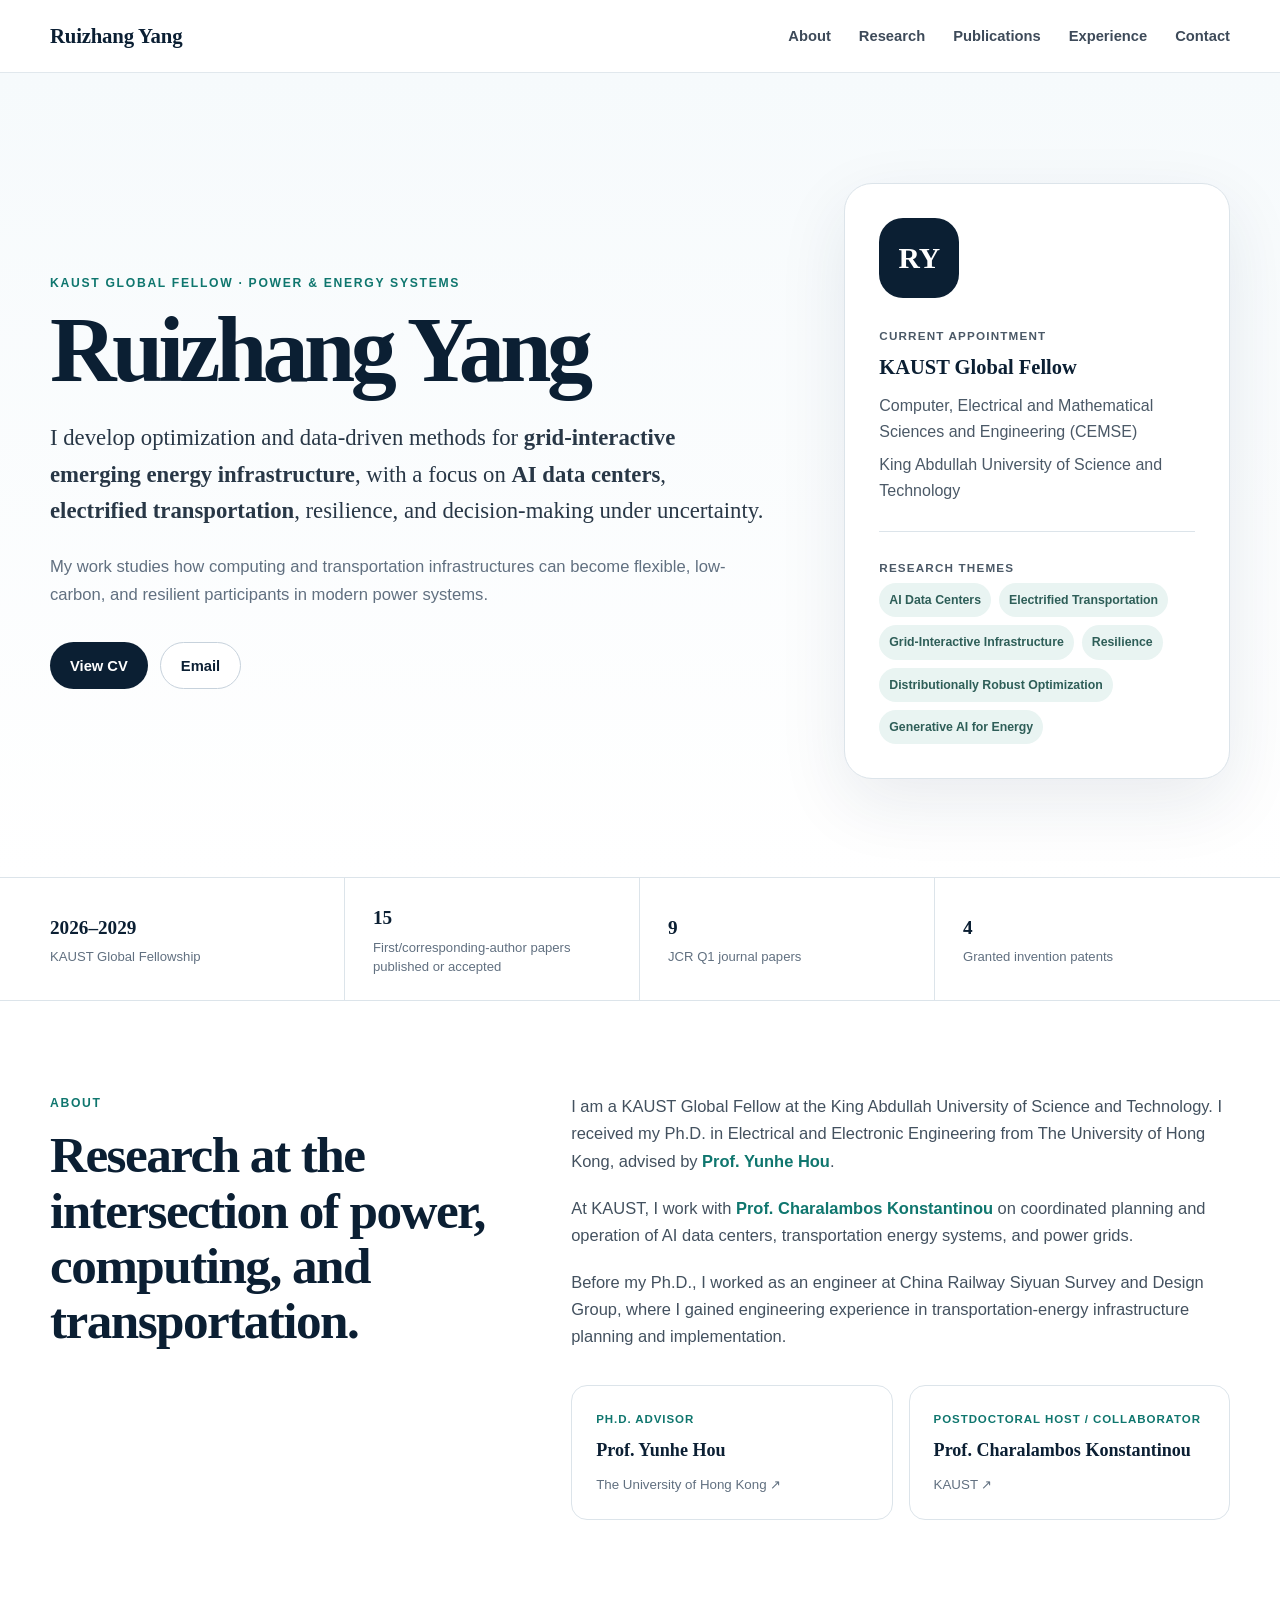
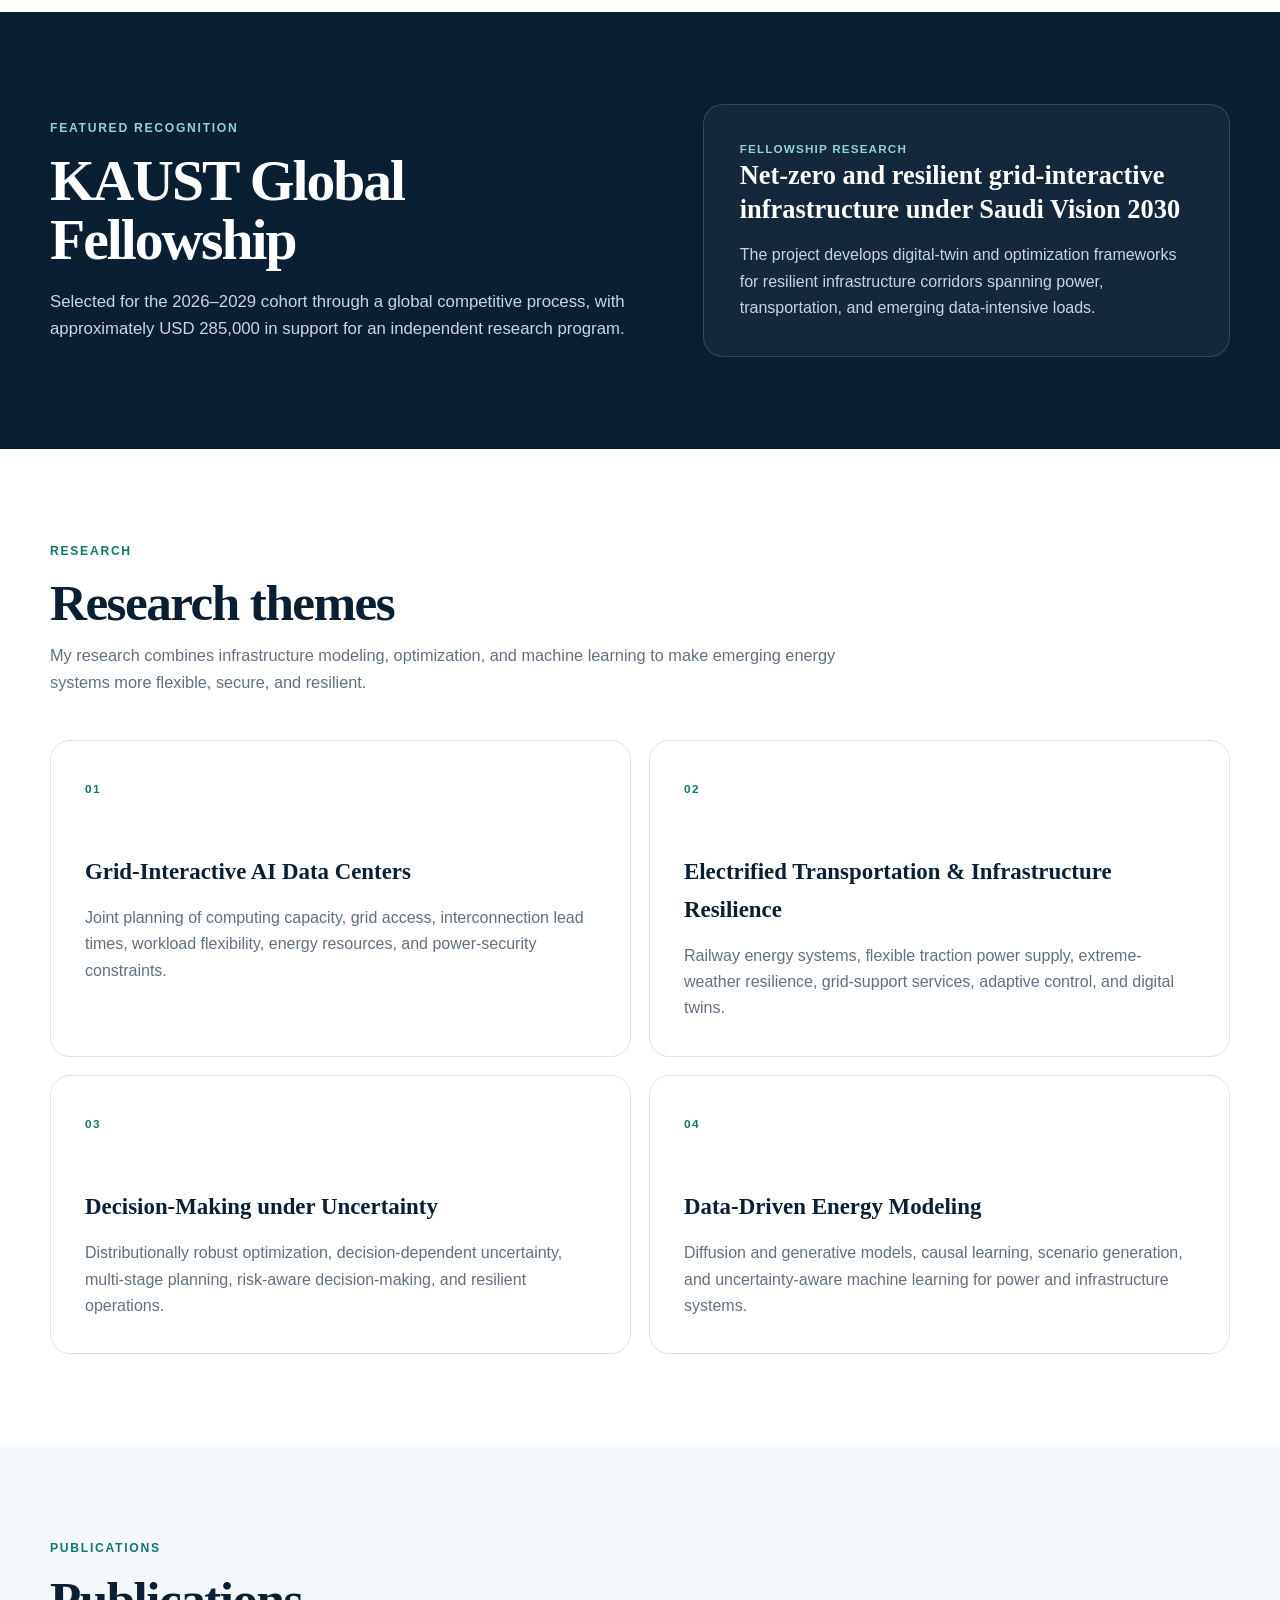
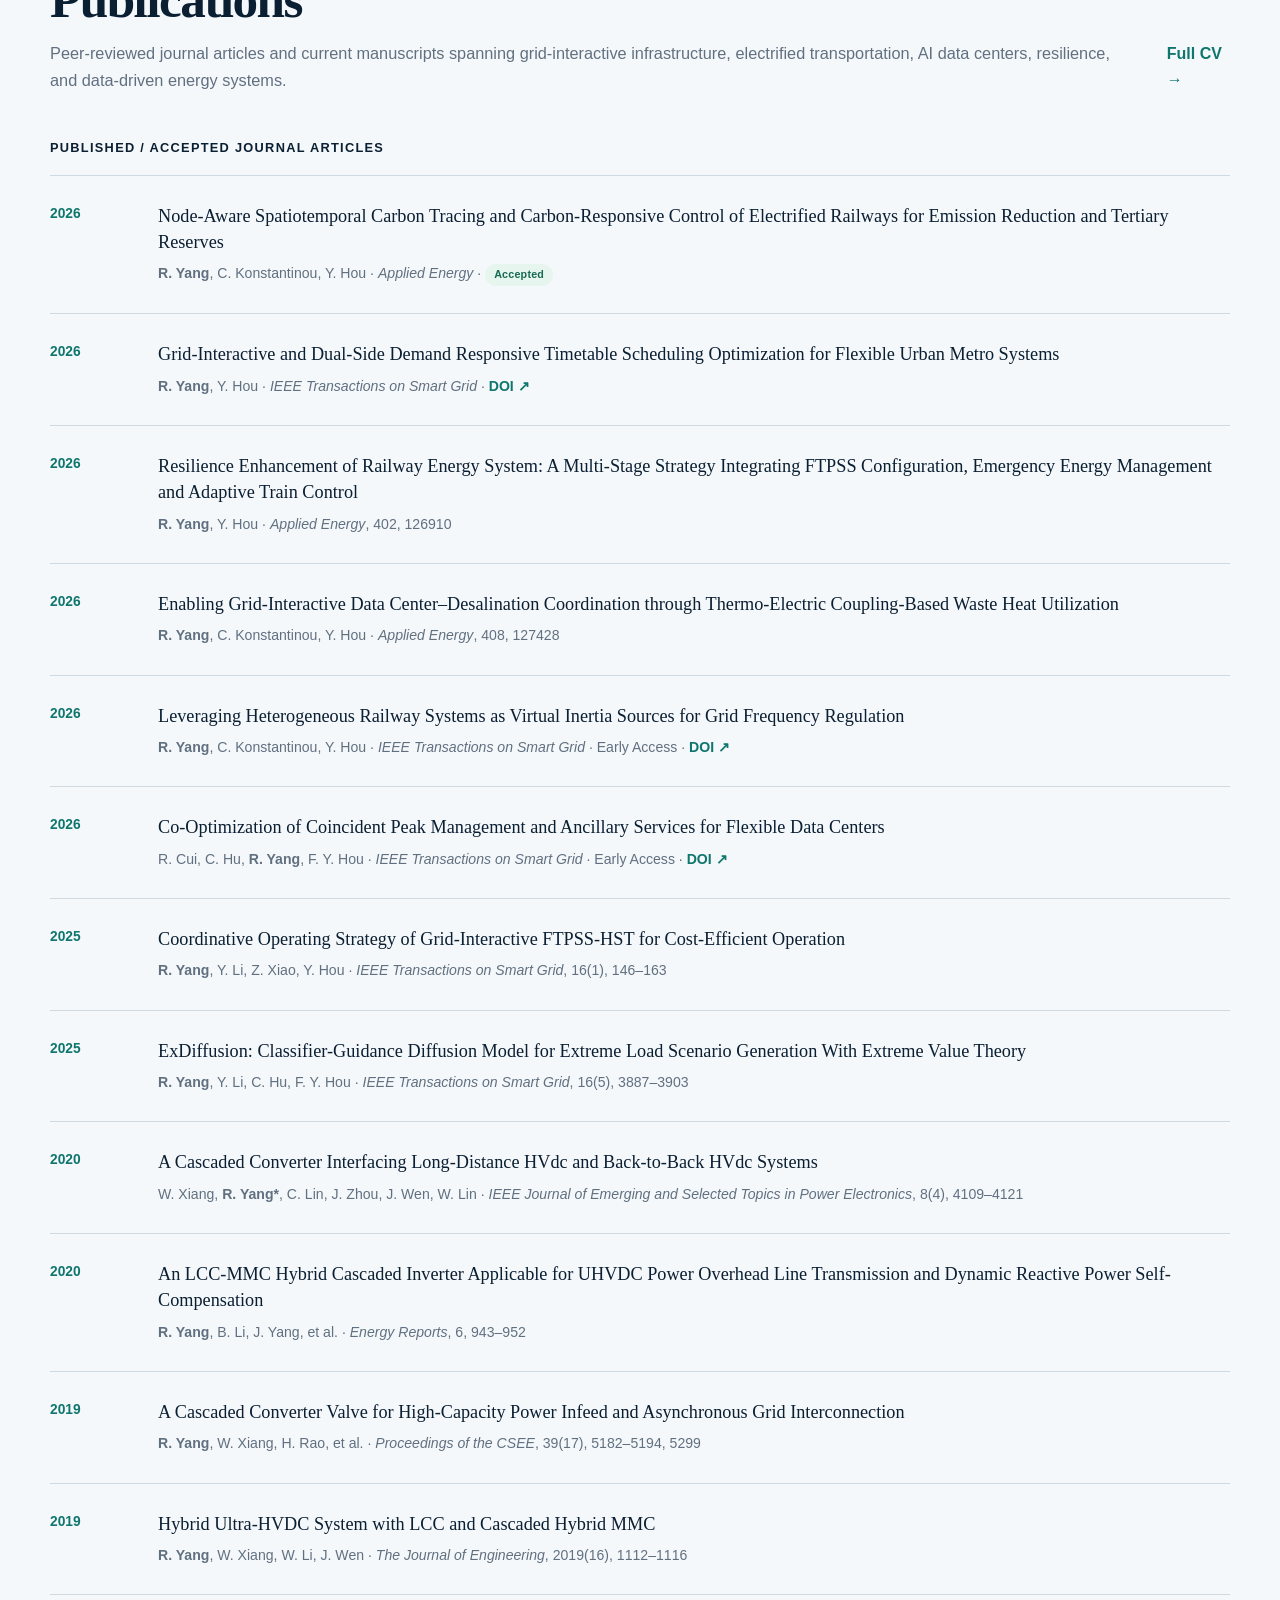
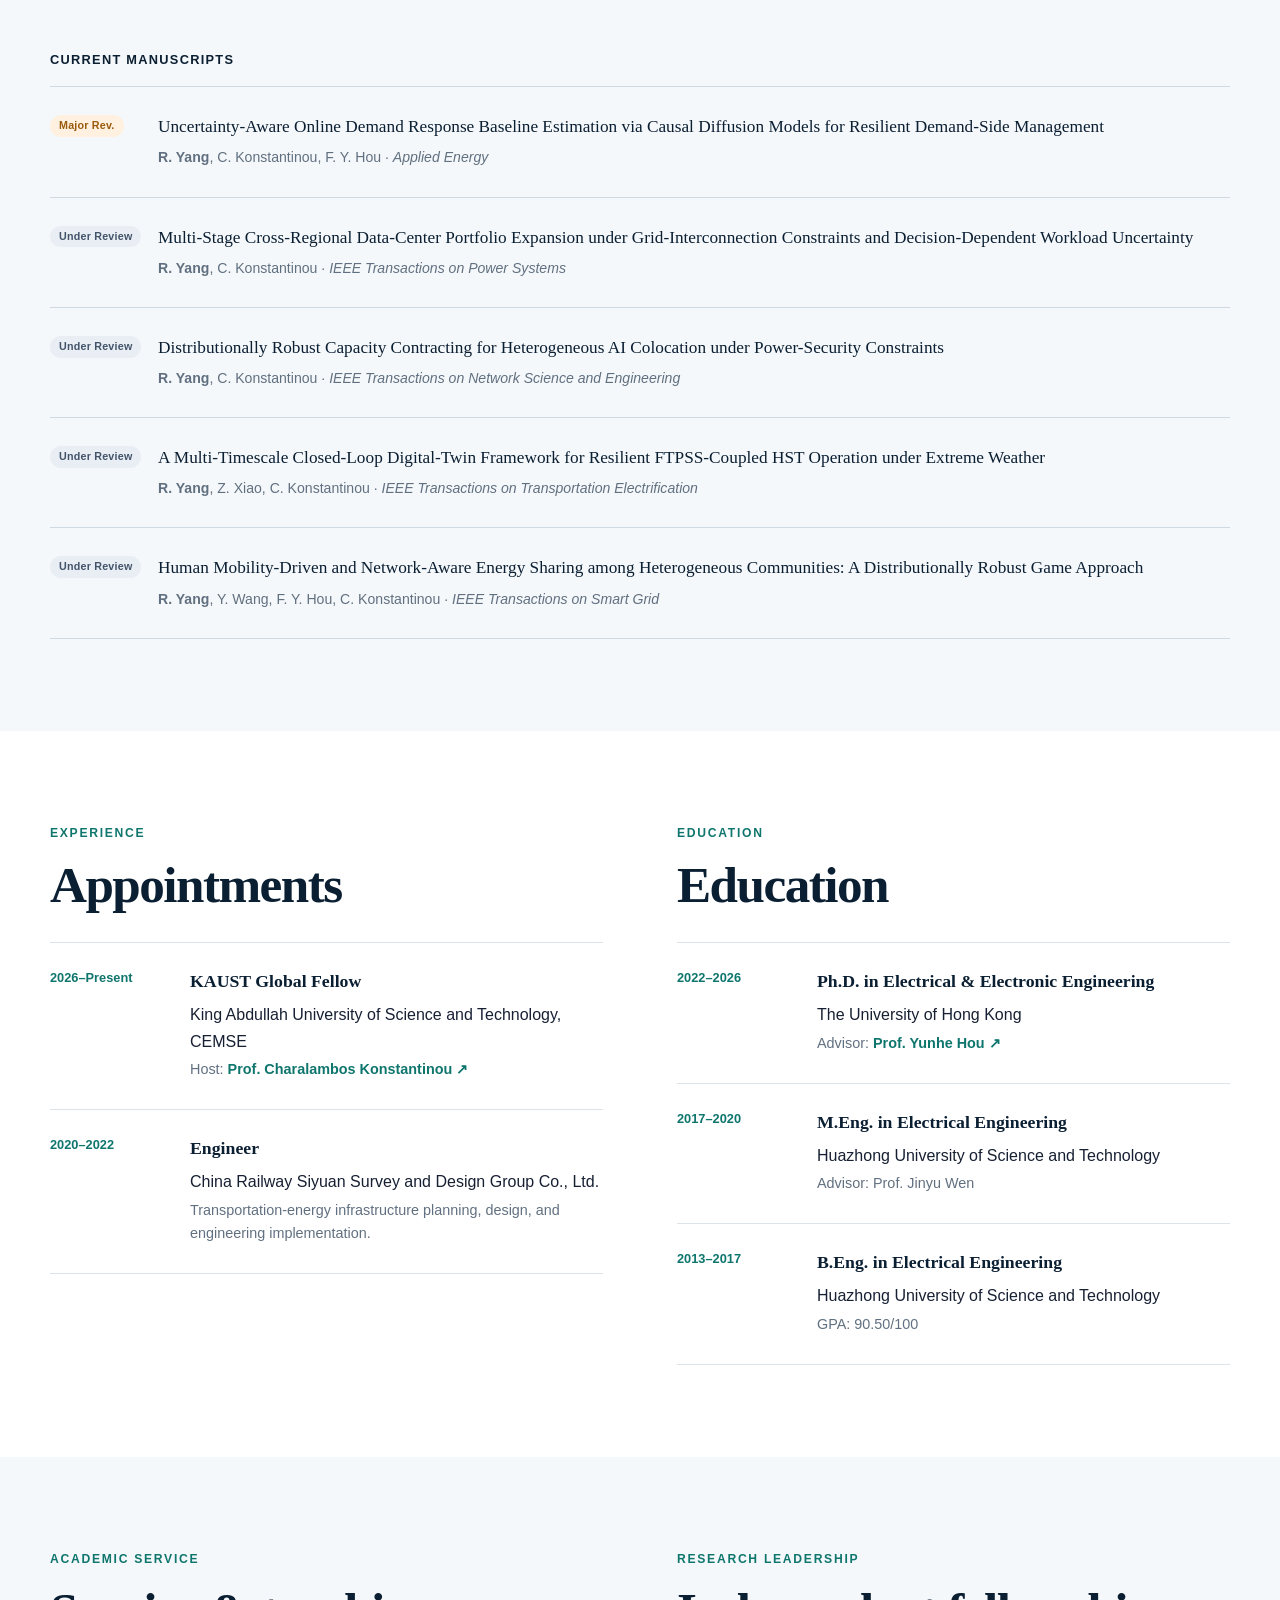
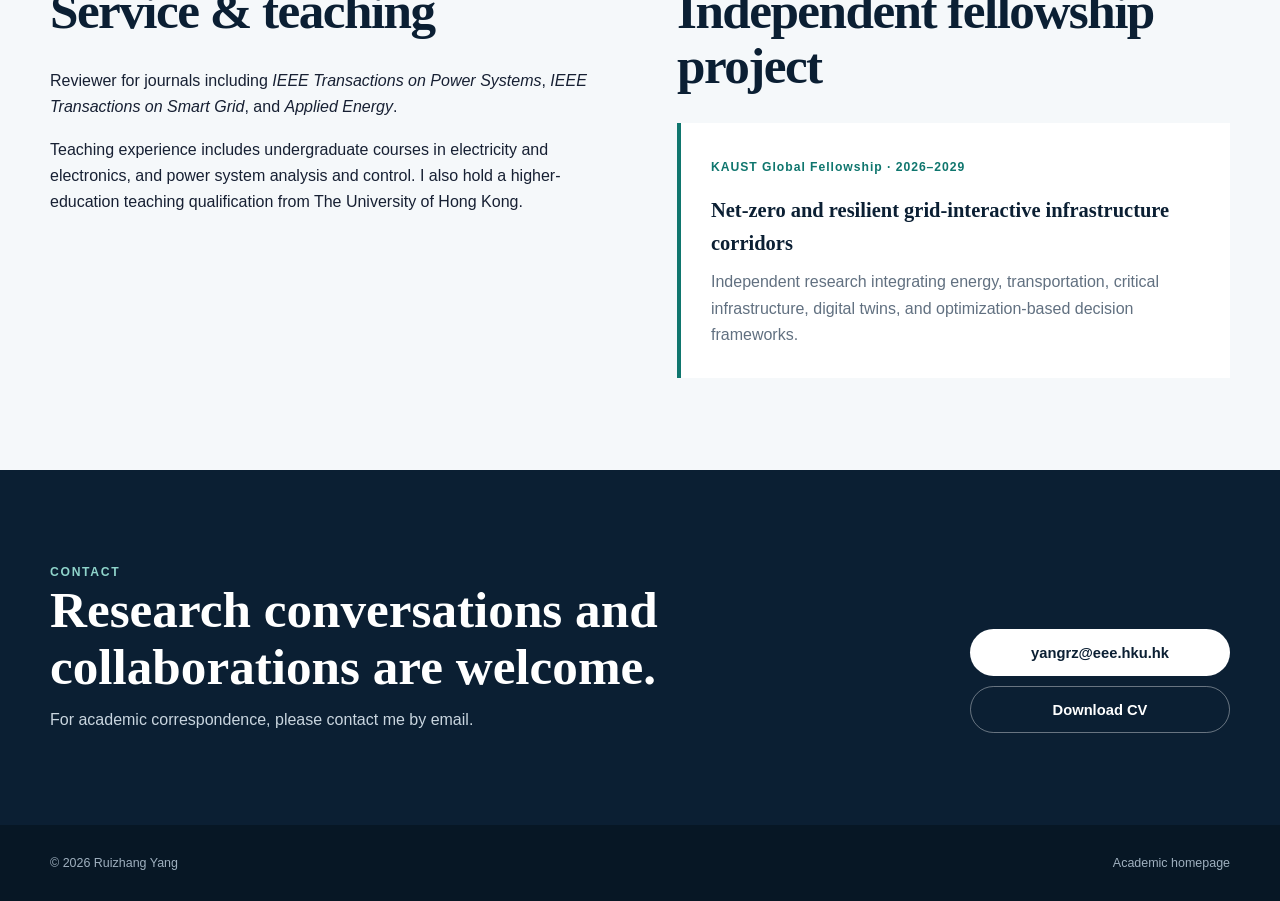
<file: index.html>
<!doctype html>
<html lang="en">
<head>
  <meta charset="utf-8" />
  <meta name="viewport" content="width=device-width, initial-scale=1" />
  <meta name="description" content="Ruizhang Yang — KAUST Global Fellow working on grid-interactive energy infrastructure, AI data centers, electrified transportation, resilience, and uncertainty-aware energy decision-making." />
  <meta name="theme-color" content="#0b1f33" />
  <title>Ruizhang Yang | KAUST Global Fellow</title>
  <link rel="icon" href="assets/favicon.svg" type="image/svg+xml" />
  <link rel="stylesheet" href="styles.css" />
</head>
<body>
  <header class="site-header">
    <div class="container nav-wrap">
      <a class="brand" href="#top">Ruizhang Yang</a>
      <button class="nav-toggle" aria-label="Toggle navigation" aria-expanded="false">Menu</button>
      <nav class="nav" aria-label="Primary navigation">
        <a href="#about">About</a>
        <a href="#research">Research</a>
        <a href="#publications">Publications</a>
        <a href="#experience">Experience</a>
        <a href="#contact">Contact</a>
      </nav>
    </div>
  </header>

  <main id="top">
    <section class="hero">
      <div class="container hero-grid">
        <div class="hero-copy">
          <p class="eyebrow">KAUST Global Fellow · Power &amp; Energy Systems</p>
          <h1>Ruizhang Yang</h1>
          <p class="lead">I develop optimization and data-driven methods for <strong>grid-interactive emerging energy infrastructure</strong>, with a focus on <strong>AI data centers</strong>, <strong>electrified transportation</strong>, resilience, and decision-making under uncertainty.</p>
          <p class="hero-note">My work studies how computing and transportation infrastructures can become flexible, low-carbon, and resilient participants in modern power systems.</p>
          <div class="actions">
            <a class="button primary" href="assets/Ruizhang_Yang_CV.pdf" target="_blank" rel="noopener">View CV</a>
            <a class="button secondary" href="mailto:yangrz@eee.hku.hk">Email</a>
          </div>
        </div>

        <aside class="profile-card">
          <div class="monogram">RY</div>
          <div>
            <p class="card-label">Current appointment</p>
            <h2>KAUST Global Fellow</h2>
            <p>Computer, Electrical and Mathematical Sciences and Engineering (CEMSE)</p>
            <p>King Abdullah University of Science and Technology</p>
          </div>
          <div class="divider"></div>
          <div>
            <p class="card-label">Research themes</p>
            <div class="tag-list">
              <span>AI Data Centers</span>
              <span>Electrified Transportation</span>
              <span>Grid-Interactive Infrastructure</span>
              <span>Resilience</span>
              <span>Distributionally Robust Optimization</span>
              <span>Generative AI for Energy</span>
            </div>
          </div>
        </aside>
      </div>
    </section>

    <section class="metrics" aria-label="Academic highlights">
      <div class="container metrics-grid">
        <div><strong>2026–2029</strong><span>KAUST Global Fellowship</span></div>
        <div><strong>15</strong><span>First/corresponding-author papers published or accepted</span></div>
        <div><strong>9</strong><span>JCR Q1 journal papers</span></div>
        <div><strong>4</strong><span>Granted invention patents</span></div>
      </div>
    </section>

    <section id="about" class="section-pad">
      <div class="container about-grid">
        <div class="section-heading sticky-heading">
          <p class="eyebrow">About</p>
          <h2>Research at the intersection of power, computing, and transportation.</h2>
        </div>
        <div class="about-copy">
          <p>I am a KAUST Global Fellow at the King Abdullah University of Science and Technology. I received my Ph.D. in Electrical and Electronic Engineering from The University of Hong Kong, advised by <a class="inline-link" href="https://francisyhou.github.io/" target="_blank" rel="noopener"><strong>Prof. Yunhe Hou</strong></a>.</p>
          <p>At KAUST, I work with <a class="inline-link" href="https://ckonstantinou.github.io/team.html" target="_blank" rel="noopener"><strong>Prof. Charalambos Konstantinou</strong></a> on coordinated planning and operation of AI data centers, transportation energy systems, and power grids.</p>
          <p>Before my Ph.D., I worked as an engineer at China Railway Siyuan Survey and Design Group, where I gained engineering experience in transportation-energy infrastructure planning and implementation.</p>

          <div class="mentor-grid">
            <a class="mentor-card" href="https://francisyhou.github.io/" target="_blank" rel="noopener">
              <span>Ph.D. Advisor</span>
              <strong>Prof. Yunhe Hou</strong>
              <small>The University of Hong Kong ↗</small>
            </a>
            <a class="mentor-card" href="https://ckonstantinou.github.io/team.html" target="_blank" rel="noopener">
              <span>Postdoctoral Host / Collaborator</span>
              <strong>Prof. Charalambos Konstantinou</strong>
              <small>KAUST ↗</small>
            </a>
          </div>
        </div>
      </div>
    </section>

    <section class="fellowship-section section-pad">
      <div class="container fellowship-grid">
        <div>
          <p class="eyebrow light">Featured recognition</p>
          <h2>KAUST Global Fellowship</h2>
          <p class="fellowship-lead">Selected for the 2026–2029 cohort through a global competitive process, with approximately USD 285,000 in support for an independent research program.</p>
        </div>
        <div class="project-card">
          <p class="card-label light">Fellowship research</p>
          <h3>Net-zero and resilient grid-interactive infrastructure under Saudi Vision 2030</h3>
          <p>The project develops digital-twin and optimization frameworks for resilient infrastructure corridors spanning power, transportation, and emerging data-intensive loads.</p>
        </div>
      </div>
    </section>

    <section id="research" class="section-pad">
      <div class="container">
        <div class="section-heading">
          <p class="eyebrow">Research</p>
          <h2>Research themes</h2>
          <p>My research combines infrastructure modeling, optimization, and machine learning to make emerging energy systems more flexible, secure, and resilient.</p>
        </div>
        <div class="research-grid">
          <article class="research-card">
            <span class="index">01</span>
            <h3>Grid-Interactive AI Data Centers</h3>
            <p>Joint planning of computing capacity, grid access, interconnection lead times, workload flexibility, energy resources, and power-security constraints.</p>
          </article>
          <article class="research-card">
            <span class="index">02</span>
            <h3>Electrified Transportation &amp; Infrastructure Resilience</h3>
            <p>Railway energy systems, flexible traction power supply, extreme-weather resilience, grid-support services, adaptive control, and digital twins.</p>
          </article>
          <article class="research-card">
            <span class="index">03</span>
            <h3>Decision-Making under Uncertainty</h3>
            <p>Distributionally robust optimization, decision-dependent uncertainty, multi-stage planning, risk-aware decision-making, and resilient operations.</p>
          </article>
          <article class="research-card">
            <span class="index">04</span>
            <h3>Data-Driven Energy Modeling</h3>
            <p>Diffusion and generative models, causal learning, scenario generation, and uncertainty-aware machine learning for power and infrastructure systems.</p>
          </article>
        </div>
      </div>
    </section>

    <section id="publications" class="section-pad section-alt">
      <div class="container">
        <div class="section-heading heading-row">
          <div>
            <p class="eyebrow">Publications</p>
            <h2>Publications</h2>
            <p>Peer-reviewed journal articles and current manuscripts spanning grid-interactive infrastructure, electrified transportation, AI data centers, resilience, and data-driven energy systems.</p>
          </div>
          <a class="text-link" href="assets/Ruizhang_Yang_CV.pdf" target="_blank" rel="noopener">Full CV →</a>
        </div>

        <div class="pub-subheading">Published / Accepted Journal Articles</div>
        <ol class="publication-list">
          <li>
            <div class="pub-year">2026</div>
            <div>
              <p class="pub-title">Node-Aware Spatiotemporal Carbon Tracing and Carbon-Responsive Control of Electrified Railways for Emission Reduction and Tertiary Reserves</p>
              <p class="pub-meta"><strong>R. Yang</strong>, C. Konstantinou, Y. Hou · <em>Applied Energy</em> · <span class="pub-status accepted">Accepted</span></p>
            </div>
          </li>
          <li>
            <div class="pub-year">2026</div>
            <div>
              <p class="pub-title">Grid-Interactive and Dual-Side Demand Responsive Timetable Scheduling Optimization for Flexible Urban Metro Systems</p>
              <p class="pub-meta"><strong>R. Yang</strong>, Y. Hou · <em>IEEE Transactions on Smart Grid</em> · <a href="https://doi.org/10.1109/TSG.2026.3660334" target="_blank" rel="noopener">DOI ↗</a></p>
            </div>
          </li>
          <li>
            <div class="pub-year">2026</div>
            <div>
              <p class="pub-title">Resilience Enhancement of Railway Energy System: A Multi-Stage Strategy Integrating FTPSS Configuration, Emergency Energy Management and Adaptive Train Control</p>
              <p class="pub-meta"><strong>R. Yang</strong>, Y. Hou · <em>Applied Energy</em>, 402, 126910</p>
            </div>
          </li>
          <li>
            <div class="pub-year">2026</div>
            <div>
              <p class="pub-title">Enabling Grid-Interactive Data Center–Desalination Coordination through Thermo-Electric Coupling-Based Waste Heat Utilization</p>
              <p class="pub-meta"><strong>R. Yang</strong>, C. Konstantinou, Y. Hou · <em>Applied Energy</em>, 408, 127428</p>
            </div>
          </li>
          <li>
            <div class="pub-year">2026</div>
            <div>
              <p class="pub-title">Leveraging Heterogeneous Railway Systems as Virtual Inertia Sources for Grid Frequency Regulation</p>
              <p class="pub-meta"><strong>R. Yang</strong>, C. Konstantinou, Y. Hou · <em>IEEE Transactions on Smart Grid</em> · Early Access · <a href="https://doi.org/10.1109/TSG.2026.3706385" target="_blank" rel="noopener">DOI ↗</a></p>
            </div>
          </li>
          <li>
            <div class="pub-year">2026</div>
            <div>
              <p class="pub-title">Co-Optimization of Coincident Peak Management and Ancillary Services for Flexible Data Centers</p>
              <p class="pub-meta">R. Cui, C. Hu, <strong>R. Yang</strong>, F. Y. Hou · <em>IEEE Transactions on Smart Grid</em> · Early Access · <a href="https://doi.org/10.1109/TSG.2026.3698492" target="_blank" rel="noopener">DOI ↗</a></p>
            </div>
          </li>
          <li>
            <div class="pub-year">2025</div>
            <div>
              <p class="pub-title">Coordinative Operating Strategy of Grid-Interactive FTPSS-HST for Cost-Efficient Operation</p>
              <p class="pub-meta"><strong>R. Yang</strong>, Y. Li, Z. Xiao, Y. Hou · <em>IEEE Transactions on Smart Grid</em>, 16(1), 146–163</p>
            </div>
          </li>
          <li>
            <div class="pub-year">2025</div>
            <div>
              <p class="pub-title">ExDiffusion: Classifier-Guidance Diffusion Model for Extreme Load Scenario Generation With Extreme Value Theory</p>
              <p class="pub-meta"><strong>R. Yang</strong>, Y. Li, C. Hu, F. Y. Hou · <em>IEEE Transactions on Smart Grid</em>, 16(5), 3887–3903</p>
            </div>
          </li>
          <li>
            <div class="pub-year">2020</div>
            <div>
              <p class="pub-title">A Cascaded Converter Interfacing Long-Distance HVdc and Back-to-Back HVdc Systems</p>
              <p class="pub-meta">W. Xiang, <strong>R. Yang*</strong>, C. Lin, J. Zhou, J. Wen, W. Lin · <em>IEEE Journal of Emerging and Selected Topics in Power Electronics</em>, 8(4), 4109–4121</p>
            </div>
          </li>
          <li>
            <div class="pub-year">2020</div>
            <div>
              <p class="pub-title">An LCC-MMC Hybrid Cascaded Inverter Applicable for UHVDC Power Overhead Line Transmission and Dynamic Reactive Power Self-Compensation</p>
              <p class="pub-meta"><strong>R. Yang</strong>, B. Li, J. Yang, et al. · <em>Energy Reports</em>, 6, 943–952</p>
            </div>
          </li>
          <li>
            <div class="pub-year">2019</div>
            <div>
              <p class="pub-title">A Cascaded Converter Valve for High-Capacity Power Infeed and Asynchronous Grid Interconnection</p>
              <p class="pub-meta"><strong>R. Yang</strong>, W. Xiang, H. Rao, et al. · <em>Proceedings of the CSEE</em>, 39(17), 5182–5194, 5299</p>
            </div>
          </li>
          <li>
            <div class="pub-year">2019</div>
            <div>
              <p class="pub-title">Hybrid Ultra-HVDC System with LCC and Cascaded Hybrid MMC</p>
              <p class="pub-meta"><strong>R. Yang</strong>, W. Xiang, W. Li, J. Wen · <em>The Journal of Engineering</em>, 2019(16), 1112–1116</p>
            </div>
          </li>
        </ol>

        <div class="pub-subheading manuscript-heading">Current Manuscripts</div>
        <ol class="publication-list manuscript-list">
          <li>
            <div class="pub-year"><span class="pub-status major">Major Rev.</span></div>
            <div>
              <p class="pub-title">Uncertainty-Aware Online Demand Response Baseline Estimation via Causal Diffusion Models for Resilient Demand-Side Management</p>
              <p class="pub-meta"><strong>R. Yang</strong>, C. Konstantinou, F. Y. Hou · <em>Applied Energy</em></p>
            </div>
          </li>
          <li>
            <div class="pub-year"><span class="pub-status review">Under Review</span></div>
            <div>
              <p class="pub-title">Multi-Stage Cross-Regional Data-Center Portfolio Expansion under Grid-Interconnection Constraints and Decision-Dependent Workload Uncertainty</p>
              <p class="pub-meta"><strong>R. Yang</strong>, C. Konstantinou · <em>IEEE Transactions on Power Systems</em></p>
            </div>
          </li>
          <li>
            <div class="pub-year"><span class="pub-status review">Under Review</span></div>
            <div>
              <p class="pub-title">Distributionally Robust Capacity Contracting for Heterogeneous AI Colocation under Power-Security Constraints</p>
              <p class="pub-meta"><strong>R. Yang</strong>, C. Konstantinou · <em>IEEE Transactions on Network Science and Engineering</em></p>
            </div>
          </li>
          <li>
            <div class="pub-year"><span class="pub-status review">Under Review</span></div>
            <div>
              <p class="pub-title">A Multi-Timescale Closed-Loop Digital-Twin Framework for Resilient FTPSS-Coupled HST Operation under Extreme Weather</p>
              <p class="pub-meta"><strong>R. Yang</strong>, Z. Xiao, C. Konstantinou · <em>IEEE Transactions on Transportation Electrification</em></p>
            </div>
          </li>
          <li>
            <div class="pub-year"><span class="pub-status review">Under Review</span></div>
            <div>
              <p class="pub-title">Human Mobility-Driven and Network-Aware Energy Sharing among Heterogeneous Communities: A Distributionally Robust Game Approach</p>
              <p class="pub-meta"><strong>R. Yang</strong>, Y. Wang, F. Y. Hou, C. Konstantinou · <em>IEEE Transactions on Smart Grid</em></p>
            </div>
          </li>
        </ol>
      </div>
    </section>

    <section id="experience" class="section-pad">
      <div class="container split-grid">
        <div>
          <div class="section-heading compact">
            <p class="eyebrow">Experience</p>
            <h2>Appointments</h2>
          </div>
          <div class="timeline">
            <article>
              <div class="time">2026–Present</div>
              <div>
                <h3>KAUST Global Fellow</h3>
                <p>King Abdullah University of Science and Technology, CEMSE</p>
                <p class="muted">Host: <a class="inline-link" href="https://ckonstantinou.github.io/team.html" target="_blank" rel="noopener">Prof. Charalambos Konstantinou ↗</a></p>
              </div>
            </article>
            <article>
              <div class="time">2020–2022</div>
              <div>
                <h3>Engineer</h3>
                <p>China Railway Siyuan Survey and Design Group Co., Ltd.</p>
                <p class="muted">Transportation-energy infrastructure planning, design, and engineering implementation.</p>
              </div>
            </article>
          </div>
        </div>

        <div>
          <div class="section-heading compact">
            <p class="eyebrow">Education</p>
            <h2>Education</h2>
          </div>
          <div class="timeline">
            <article>
              <div class="time">2022–2026</div>
              <div>
                <h3>Ph.D. in Electrical &amp; Electronic Engineering</h3>
                <p>The University of Hong Kong</p>
                <p class="muted">Advisor: <a class="inline-link" href="https://francisyhou.github.io/" target="_blank" rel="noopener">Prof. Yunhe Hou ↗</a></p>
              </div>
            </article>
            <article>
              <div class="time">2017–2020</div>
              <div>
                <h3>M.Eng. in Electrical Engineering</h3>
                <p>Huazhong University of Science and Technology</p>
                <p class="muted">Advisor: Prof. Jinyu Wen</p>
              </div>
            </article>
            <article>
              <div class="time">2013–2017</div>
              <div>
                <h3>B.Eng. in Electrical Engineering</h3>
                <p>Huazhong University of Science and Technology</p>
                <p class="muted">GPA: 90.50/100</p>
              </div>
            </article>
          </div>
        </div>
      </div>
    </section>

    <section class="section-pad section-alt">
      <div class="container split-grid">
        <div>
          <div class="section-heading compact">
            <p class="eyebrow">Academic service</p>
            <h2>Service &amp; teaching</h2>
          </div>
          <p>Reviewer for journals including <em>IEEE Transactions on Power Systems</em>, <em>IEEE Transactions on Smart Grid</em>, and <em>Applied Energy</em>.</p>
          <p>Teaching experience includes undergraduate courses in electricity and electronics, and power system analysis and control. I also hold a higher-education teaching qualification from The University of Hong Kong.</p>
        </div>
        <div>
          <div class="section-heading compact">
            <p class="eyebrow">Research leadership</p>
            <h2>Independent fellowship project</h2>
          </div>
          <div class="recognition-card">
            <span class="badge">KAUST Global Fellowship · 2026–2029</span>
            <h3>Net-zero and resilient grid-interactive infrastructure corridors</h3>
            <p>Independent research integrating energy, transportation, critical infrastructure, digital twins, and optimization-based decision frameworks.</p>
          </div>
        </div>
      </div>
    </section>

    <section id="contact" class="contact section-pad">
      <div class="container contact-inner">
        <div>
          <p class="eyebrow light">Contact</p>
          <h2>Research conversations and collaborations are welcome.</h2>
          <p>For academic correspondence, please contact me by email.</p>
        </div>
        <div class="contact-actions">
          <a class="button light-btn" href="mailto:yangrz@eee.hku.hk">yangrz@eee.hku.hk</a>
          <a class="button outline-light" href="assets/Ruizhang_Yang_CV.pdf" target="_blank" rel="noopener">Download CV</a>
        </div>
      </div>
    </section>
  </main>

  <footer>
    <div class="container footer-inner">
      <span>© 2026 Ruizhang Yang</span>
      <span>Academic homepage</span>
    </div>
  </footer>

  <script>
    const toggle = document.querySelector('.nav-toggle');
    const nav = document.querySelector('.nav');
    toggle.addEventListener('click', () => {
      const open = nav.classList.toggle('open');
      toggle.setAttribute('aria-expanded', open ? 'true' : 'false');
    });
    nav.querySelectorAll('a').forEach(a => a.addEventListener('click', () => {
      nav.classList.remove('open');
      toggle.setAttribute('aria-expanded', 'false');
    }));
  </script>
</body>
</html>
</file>
<file: styles.css>
:root {
  --navy: #0b1f33;
  --navy-2: #123754;
  --teal: #0f766e;
  --teal-soft: #e9f4f2;
  --ink: #172033;
  --muted: #617080;
  --line: #dce4ea;
  --paper: #ffffff;
  --soft: #f5f8fa;
  --max: 1180px;
  --radius: 20px;
}

* { box-sizing: border-box; }
html { scroll-behavior: smooth; }
body {
  margin: 0;
  color: var(--ink);
  background: var(--paper);
  font-family: Inter, ui-sans-serif, -apple-system, BlinkMacSystemFont, "Segoe UI", Arial, sans-serif;
  line-height: 1.65;
  -webkit-font-smoothing: antialiased;
}
a { color: inherit; }
.container { width: min(calc(100% - 42px), var(--max)); margin: 0 auto; }
.section-pad { padding: 92px 0; }
.section-alt { background: var(--soft); }

.site-header {
  position: sticky;
  top: 0;
  z-index: 100;
  background: rgba(255,255,255,.94);
  backdrop-filter: blur(12px);
  border-bottom: 1px solid rgba(220,228,234,.85);
}
.nav-wrap { height: 72px; display: flex; align-items: center; justify-content: space-between; gap: 28px; }
.brand { text-decoration: none; color: var(--navy); font-family: Georgia, "Times New Roman", serif; font-weight: 700; font-size: 1.3rem; letter-spacing: -.01em; }
.nav { display: flex; gap: 28px; }
.nav a { text-decoration: none; color: #3d4a59; font-size: .92rem; font-weight: 700; }
.nav a:hover { color: var(--teal); }
.nav-toggle { display: none; border: 1px solid var(--line); border-radius: 999px; background: #fff; color: var(--navy); padding: 8px 14px; font-weight: 700; }

.hero { padding: 110px 0 98px; background: linear-gradient(180deg, #f6fafc 0%, #fff 100%); }
.hero-grid { display: grid; grid-template-columns: 1.3fr .7fr; gap: 78px; align-items: center; }
.eyebrow { margin: 0 0 14px; color: var(--teal); font-size: .76rem; font-weight: 850; letter-spacing: .14em; text-transform: uppercase; }
h1, h2, h3 { margin-top: 0; }
h1 { margin-bottom: 26px; color: var(--navy); font-family: Georgia, "Times New Roman", serif; font-size: clamp(3.6rem, 7.2vw, 6.2rem); line-height: .95; letter-spacing: -.05em; }
.lead { max-width: 820px; margin: 0; color: #283746; font-family: Georgia, "Times New Roman", serif; font-size: 1.42rem; line-height: 1.6; }
.hero-note { max-width: 760px; margin: 24px 0 0; color: var(--muted); font-size: 1.04rem; }
.actions { display: flex; flex-wrap: wrap; gap: 12px; margin-top: 34px; }
.button { display: inline-flex; align-items: center; justify-content: center; min-height: 47px; padding: 0 20px; border-radius: 999px; text-decoration: none; font-size: .92rem; font-weight: 800; transition: .18s ease; }
.button.primary { background: var(--navy); color: #fff; }
.button.primary:hover { background: var(--navy-2); transform: translateY(-1px); }
.button.secondary { border: 1px solid #c7d2dc; background: #fff; color: var(--navy); }
.button.secondary:hover { border-color: #95a5b4; transform: translateY(-1px); }

.profile-card { padding: 34px; border: 1px solid var(--line); border-radius: 28px; background: #fff; box-shadow: 0 24px 70px rgba(20,46,75,.09); }
.monogram { width: 80px; height: 80px; display: grid; place-items: center; margin-bottom: 28px; border-radius: 24px; color: #fff; background: var(--navy); font-family: Georgia, "Times New Roman", serif; font-size: 1.85rem; font-weight: 700; }
.card-label { margin: 0 0 8px; color: var(--teal); font-size: .73rem; font-weight: 850; letter-spacing: .1em; text-transform: uppercase; }
.profile-card h2 { margin: 0 0 8px; color: var(--navy); font-family: Georgia, "Times New Roman", serif; font-size: 1.28rem; }
.profile-card p { margin: 6px 0; color: #4b5967; }
.divider { height: 1px; margin: 26px 0; background: var(--line); }
.tag-list { display: flex; flex-wrap: wrap; gap: 8px; }
.tag-list span { padding: 7px 10px; border-radius: 999px; background: var(--teal-soft); color: #2e5e58; font-size: .77rem; font-weight: 750; }

.metrics { border-top: 1px solid var(--line); border-bottom: 1px solid var(--line); }
.metrics-grid { min-height: 122px; display: grid; grid-template-columns: repeat(4, 1fr); }
.metrics-grid > div { display: flex; flex-direction: column; justify-content: center; padding: 24px 28px; border-right: 1px solid var(--line); }
.metrics-grid > div:first-child { padding-left: 0; }
.metrics-grid > div:last-child { border-right: 0; }
.metrics-grid strong { color: var(--navy); font-family: Georgia, "Times New Roman", serif; font-size: 1.2rem; }
.metrics-grid span { margin-top: 5px; color: var(--muted); font-size: .82rem; line-height: 1.4; }

.section-heading { max-width: 790px; margin-bottom: 44px; }
.section-heading h2 { margin-bottom: 12px; color: var(--navy); font-family: Georgia, "Times New Roman", serif; font-size: clamp(2.2rem, 4vw, 3.35rem); line-height: 1.08; letter-spacing: -.03em; }
.section-heading p:not(.eyebrow) { margin: 0; color: var(--muted); font-size: 1.02rem; }
.section-heading.compact { margin-bottom: 30px; }
.heading-row { max-width: none; display: flex; justify-content: space-between; align-items: end; gap: 28px; }
.text-link, .inline-link { color: var(--teal); text-decoration: none; font-weight: 750; }
.text-link:hover, .inline-link:hover { text-decoration: underline; }

.about-grid { display: grid; grid-template-columns: .8fr 1.2fr; gap: 82px; align-items: start; }
.sticky-heading { position: sticky; top: 112px; }
.about-copy { max-width: 760px; }
.about-copy > p { margin: 0 0 20px; font-size: 1.03rem; color: #43515f; }
.mentor-grid { display: grid; grid-template-columns: 1fr 1fr; gap: 16px; margin-top: 34px; }
.mentor-card { display: block; padding: 24px; border: 1px solid var(--line); border-radius: 16px; background: #fff; text-decoration: none; transition: .18s ease; }
.mentor-card:hover { border-color: #b8c6d0; transform: translateY(-2px); box-shadow: 0 14px 34px rgba(20,46,75,.06); }
.mentor-card span { display: block; margin-bottom: 7px; color: var(--teal); font-size: .72rem; font-weight: 850; letter-spacing: .08em; text-transform: uppercase; }
.mentor-card strong { display: block; color: var(--navy); font-family: Georgia, "Times New Roman", serif; font-size: 1.13rem; }
.mentor-card small { display: block; margin-top: 8px; color: var(--muted); }

.fellowship-section { background: var(--navy); color: #fff; }
.fellowship-grid { display: grid; grid-template-columns: 1.05fr .95fr; gap: 70px; align-items: center; }
.eyebrow.light { color: #8fd4cb; }
.fellowship-section h2 { margin-bottom: 18px; font-family: Georgia, "Times New Roman", serif; font-size: clamp(2.5rem, 4.5vw, 4.1rem); line-height: 1.02; letter-spacing: -.035em; }
.fellowship-lead { max-width: 660px; margin: 0; color: #c9d5df; font-size: 1.05rem; }
.project-card { padding: 34px 36px; border: 1px solid rgba(255,255,255,.14); border-radius: 20px; background: rgba(255,255,255,.045); }
.card-label.light { color: #8fd4cb; }
.project-card h3 { margin: 0 0 16px; font-family: Georgia, "Times New Roman", serif; font-size: 1.65rem; line-height: 1.28; }
.project-card p { margin: 0; color: #c7d4df; }

.research-grid { display: grid; grid-template-columns: repeat(2, 1fr); gap: 18px; }
.research-card { min-height: 270px; padding: 34px; border: 1px solid var(--line); border-radius: var(--radius); background: #fff; }
.index { display: inline-block; margin-bottom: 54px; color: var(--teal); font-size: .74rem; font-weight: 850; letter-spacing: .12em; }
.research-card h3 { margin-bottom: 14px; color: var(--navy); font-family: Georgia, "Times New Roman", serif; font-size: 1.43rem; }
.research-card p { margin: 0; color: var(--muted); }

.publication-list { list-style: none; margin: 0; padding: 0; border-top: 1px solid #cfd9e1; }
.publication-list li { display: grid; grid-template-columns: 84px 1fr; gap: 24px; padding: 27px 0; border-bottom: 1px solid #cfd9e1; }
.pub-year { color: var(--teal); font-size: .86rem; font-weight: 850; }
.pub-title { margin: 0 0 7px; color: var(--navy); font-family: Georgia, "Times New Roman", serif; font-size: 1.14rem; line-height: 1.45; }
.pub-meta { margin: 0; color: var(--muted); font-size: .88rem; }
.pub-meta a { color: var(--teal); text-decoration: none; font-weight: 750; }

.split-grid { display: grid; grid-template-columns: 1fr 1fr; gap: 74px; }
.timeline { border-top: 1px solid var(--line); }
.timeline article { display: grid; grid-template-columns: 120px 1fr; gap: 20px; padding: 24px 0; border-bottom: 1px solid var(--line); }
.time { color: var(--teal); font-size: .8rem; font-weight: 800; }
.timeline h3 { margin-bottom: 6px; color: var(--navy); font-family: Georgia, "Times New Roman", serif; font-size: 1.11rem; }
.timeline p { margin: 3px 0; }
.muted { color: var(--muted); font-size: .9rem; }
.recognition-card { padding: 30px; border-left: 4px solid var(--teal); background: #fff; }
.recognition-card h3 { margin: 14px 0 8px; color: var(--navy); font-family: Georgia, "Times New Roman", serif; font-size: 1.28rem; }
.recognition-card p { margin: 0; color: var(--muted); }
.badge { color: var(--teal); font-size: .76rem; font-weight: 850; letter-spacing: .08em; }

.contact { color: #fff; background: var(--navy); }
.contact-inner { display: flex; justify-content: space-between; align-items: end; gap: 50px; }
.contact h2 { max-width: 760px; margin-bottom: 12px; font-family: Georgia, "Times New Roman", serif; font-size: clamp(2.1rem, 4vw, 3.3rem); line-height: 1.1; }
.contact p { margin: 0; color: #c9d5df; }
.contact-actions { display: flex; flex-direction: column; gap: 10px; min-width: 260px; }
.light-btn { color: var(--navy); background: #fff; }
.outline-light { color: #fff; border: 1px solid rgba(255,255,255,.38); }

footer { background: #071725; color: #9fb0bf; }
.footer-inner { min-height: 76px; display: flex; justify-content: space-between; align-items: center; gap: 20px; font-size: .78rem; }

@media (max-width: 920px) {
  .nav-toggle { display: inline-flex; }
  .nav { position: absolute; top: 72px; left: 0; right: 0; display: none; padding: 16px 22px 22px; background: #fff; border-bottom: 1px solid var(--line); flex-direction: column; gap: 14px; }
  .nav.open { display: flex; }
  .hero { padding-top: 78px; }
  .hero-grid, .about-grid, .fellowship-grid, .split-grid { grid-template-columns: 1fr; gap: 44px; }
  .sticky-heading { position: static; }
  .metrics-grid { grid-template-columns: repeat(2, 1fr); }
  .metrics-grid > div { border-bottom: 1px solid var(--line); }
  .metrics-grid > div:nth-child(2) { border-right: 0; }
  .metrics-grid > div:nth-child(3), .metrics-grid > div:nth-child(4) { border-bottom: 0; }
  .metrics-grid > div:first-child { padding-left: 28px; }
  .research-grid { grid-template-columns: 1fr; }
  .heading-row { align-items: start; flex-direction: column; }
  .contact-inner { align-items: start; flex-direction: column; }
}

@media (max-width: 620px) {
  .container { width: min(calc(100% - 28px), var(--max)); }
  .section-pad { padding: 62px 0; }
  .hero { padding: 62px 0 68px; }
  h1 { font-size: 3.5rem; }
  .lead { font-size: 1.18rem; }
  .profile-card, .research-card { padding: 26px; }
  .metrics-grid { grid-template-columns: 1fr; }
  .metrics-grid > div { border-right: 0; border-bottom: 1px solid var(--line) !important; padding-left: 0 !important; }
  .metrics-grid > div:last-child { border-bottom: 0 !important; }
  .mentor-grid { grid-template-columns: 1fr; }
  .publication-list li { grid-template-columns: 1fr; gap: 5px; }
  .timeline article { grid-template-columns: 1fr; gap: 6px; }
  .footer-inner { flex-direction: column; align-items: flex-start; justify-content: center; padding: 20px 0; }
}

/* Publication grouping */
.pub-subheading {
  margin: 10px 0 16px;
  color: var(--navy);
  font-size: .8rem;
  font-weight: 900;
  letter-spacing: .1em;
  text-transform: uppercase;
}
.manuscript-heading { margin-top: 54px; }
.pub-status {
  display: inline-block;
  padding: 5px 9px;
  border-radius: 999px;
  font-size: .67rem;
  line-height: 1.1;
  font-weight: 850;
  letter-spacing: .02em;
  white-space: nowrap;
}
.pub-status.accepted { background: #e7f5ef; color: #176b52; }
.pub-status.major { background: #fff0df; color: #9a5b0c; }
.pub-status.review { background: #e9eef5; color: #43546a; }
.manuscript-list .pub-title { font-size: 1.08rem; }
</file>
